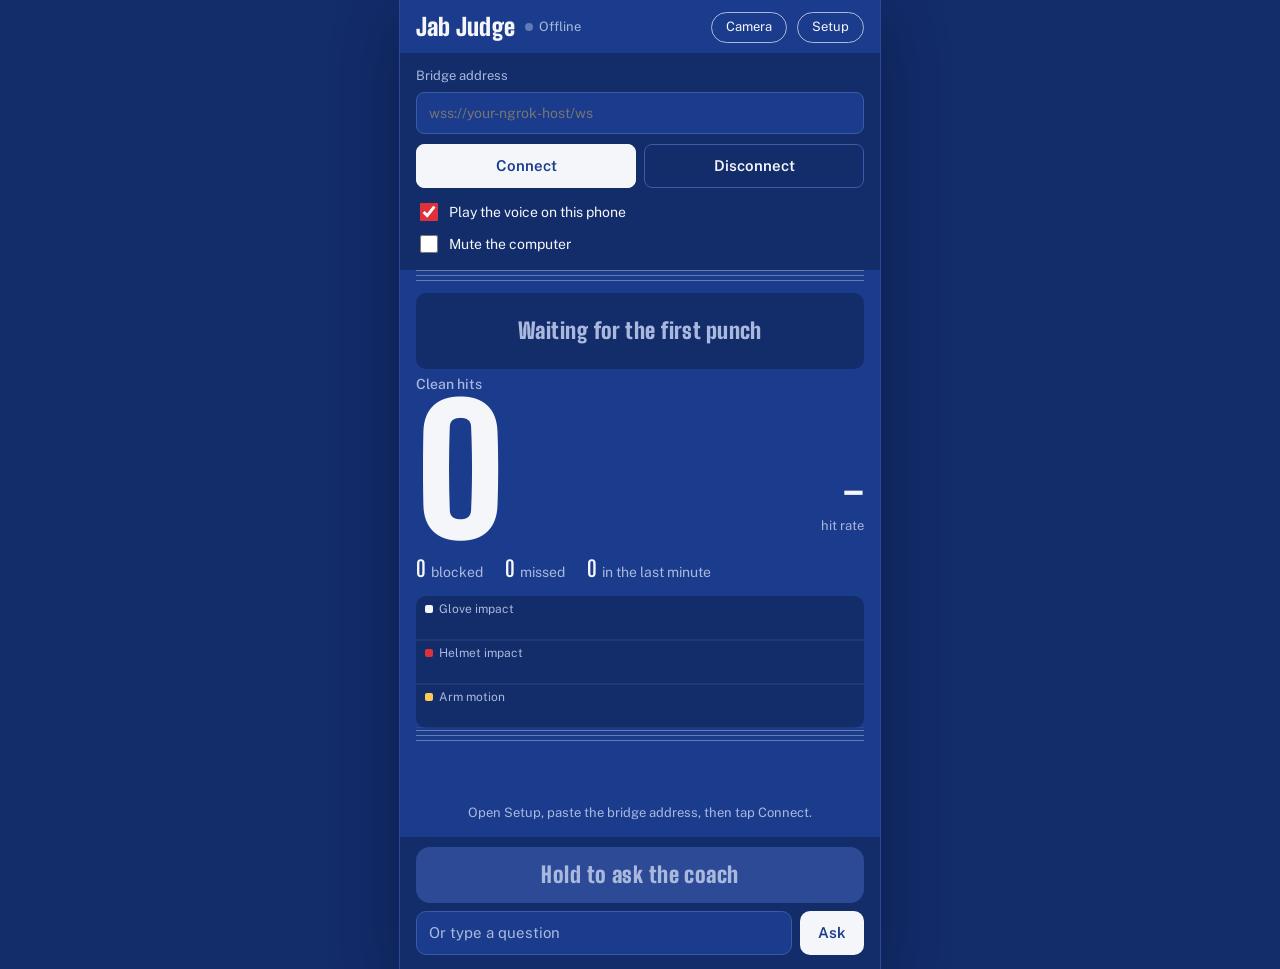
<file: phone/index.html>
<!DOCTYPE html>
<html lang="en">
<head>
<meta charset="utf-8">
<meta name="viewport" content="width=device-width,initial-scale=1,viewport-fit=cover">
<meta name="theme-color" content="#1B3C8C">
<meta name="mobile-web-app-capable" content="yes">
<meta name="apple-mobile-web-app-capable" content="yes">
<meta name="apple-mobile-web-app-status-bar-style" content="black-translucent">
<title>Jab Judge</title>
<link rel="preconnect" href="https://fonts.googleapis.com">
<link rel="preconnect" href="https://fonts.gstatic.com" crossorigin>
<link href="https://fonts.googleapis.com/css2?family=Big+Shoulders+Display:wght@700;900&family=Public+Sans:wght@400;500;600&display=swap" rel="stylesheet">
<style>
/* Ring canvas blue, white ropes, red corner. Hits are red because a hit is a point for the red corner. */
:root{
  --canvas:#1B3C8C;     /* ring canvas */
  --apron:#132C6A;      /* darker canvas under the ropes */
  --rope:#F4F6FA;       /* ropes, primary text */
  --chalk:#A9B8DD;      /* secondary text */
  --corner:#E0313B;     /* red corner: hits, talk button */
  --steel:#C7D0E4;      /* blocked */
  --motion:#FFC857;     /* arm motion (accelerometer) */
  --display:'Big Shoulders Display',Impact,'Arial Narrow',sans-serif;
  --body:'Public Sans',system-ui,-apple-system,'Segoe UI',sans-serif;
}
*{box-sizing:border-box;-webkit-tap-highlight-color:transparent}
html,body{margin:0}
body{background:var(--canvas);color:var(--rope);font:400 15px/1.45 var(--body);overflow-x:hidden}
/* the app fills the screen; if the screen is too short for everything, it grows and the page scrolls */
.app{
  min-height:100vh;min-height:100dvh;background:var(--canvas);
  display:flex;flex-direction:column;
  padding:env(safe-area-inset-top) env(safe-area-inset-right) env(safe-area-inset-bottom) env(safe-area-inset-left);
}
button,input{font:inherit;color:inherit}
:focus-visible{outline:2px solid var(--rope);outline-offset:2px}

/* ---------- header ---------- */
.top{display:flex;align-items:center;gap:10px;padding:12px 16px 10px;flex:0 0 auto}
.name{font:900 24px/1 var(--display);letter-spacing:.01em}
.live{display:flex;align-items:center;gap:6px;font-size:13px;color:var(--chalk)}
.live i{width:8px;height:8px;border-radius:50%;background:var(--chalk);opacity:.5}
.live.on{color:var(--rope)}
.live.on i{background:#4BD37B;opacity:1}
.camtoggle{margin-left:auto;background:none;border:1px solid var(--chalk);border-radius:999px;
  padding:5px 14px;font-size:13px;color:var(--rope)}
.camtoggle[aria-pressed="true"]{background:var(--rope);color:var(--canvas);border-color:var(--rope)}
.setup{background:none;border:1px solid var(--chalk);border-radius:999px;
  padding:5px 14px;font-size:13px;color:var(--rope)}

/* three ropes, the only divider on the page */
.ropes{flex:0 0 auto;height:11px;margin:0 16px;
  background:linear-gradient(var(--rope),var(--rope)) 0 0/100% 1px no-repeat,
             linear-gradient(var(--rope),var(--rope)) 0 5px/100% 1px no-repeat,
             linear-gradient(var(--rope),var(--rope)) 0 10px/100% 1px no-repeat;opacity:.35}

/* ---------- setup ---------- */
.panel{display:none;padding:14px 16px;background:var(--apron);flex:0 0 auto}
.panel.open{display:block}
.panel label.field{display:block;font-size:13px;color:var(--chalk);margin-bottom:6px}
.panel input[type=text]{width:100%;padding:10px 12px;border-radius:8px;border:1px solid #3B5AA8;
  background:var(--canvas);font-size:14px}
.buttons{display:flex;gap:8px;margin-top:10px}
.buttons button{flex:1;padding:10px;border-radius:8px;border:1px solid #3B5AA8;background:none;font-weight:600}
.buttons .go{background:var(--rope);color:var(--canvas);border-color:var(--rope)}
.checks{display:flex;flex-direction:column;gap:8px;margin-top:12px;font-size:14px}
.checks label{display:flex;align-items:center;gap:8px}
.checks input{width:18px;height:18px;accent-color:var(--corner)}

/* ---------- verdict: the one loud thing ---------- */
.verdict{flex:0 0 auto;margin:12px 16px 0;height:76px;border-radius:10px;
  display:flex;align-items:center;justify-content:center;
  background:var(--apron);color:var(--chalk);
  font:900 22px/1 var(--display);letter-spacing:.02em;overflow:hidden;
  transition:background .25s ease,color .25s ease}
.verdict.call{font-size:62px}
.verdict.hit{background:var(--corner);color:#fff}
.verdict.blocked{background:var(--steel);color:var(--canvas)}
.verdict.miss{background:transparent;color:var(--rope);box-shadow:inset 0 0 0 2px var(--rope)}
.verdict.slam span{display:inline-block;animation:slam .22s cubic-bezier(.2,1.6,.4,1)}
@keyframes slam{from{transform:scale(1.5);opacity:.2}to{transform:none;opacity:1}}

/* ---------- camera ---------- */
.cam{flex:0 0 auto;margin:12px 16px 0}
.cam[hidden]{display:none}
#camc{display:block;width:100%;border-radius:10px;background:#0E2050;aspect-ratio:16/9}
.camrow{display:flex;align-items:center;gap:8px;margin-top:8px;flex-wrap:wrap}
.camrow button{padding:9px 14px;border-radius:999px;border:1px solid var(--chalk);background:none;font-size:14px}
.camrow .rec{background:var(--corner);border-color:var(--corner);color:#fff;font-weight:600}
.camrow .rec.on{background:var(--rope);border-color:var(--rope);color:var(--corner)}
.camrow span{font-size:13px;color:var(--chalk)}

/* ---------- tally ---------- */
.tally{flex:0 0 auto;position:relative;display:grid;grid-template-columns:1fr auto;align-items:end;
  gap:4px 16px;padding:8px 16px 4px}
.hits{position:relative;font:900 clamp(104px,36vw,176px)/.8 var(--display);
  font-variant-numeric:tabular-nums;letter-spacing:-.01em}
.hits small{display:block;font:500 14px/1 var(--body);color:var(--chalk);margin-bottom:10px;letter-spacing:0}
.rate{position:relative;text-align:right;padding-bottom:6px}
.rate b{display:block;font:700 44px/1 var(--display);font-variant-numeric:tabular-nums}
.rate span{font-size:13px;color:var(--chalk)}
.minor{position:relative;grid-column:1/-1;display:flex;gap:22px;padding-top:12px;font-size:14px;color:var(--chalk)}
.minor b{font:700 22px/1 var(--display);color:var(--rope);margin-right:5px;font-variant-numeric:tabular-nums}

/* ---------- live signals: one lane per sensor ---------- */
.signals{flex:0 0 auto;position:relative;margin:10px 16px 2px;height:132px;border-radius:10px;background:var(--apron)}
#wave{position:absolute;inset:0;width:100%;height:100%}
.lanes{position:absolute;inset:0;display:grid;grid-template-rows:repeat(3,1fr);pointer-events:none}
.lanes span{padding:5px 9px;font-size:12px;color:var(--chalk)}
.lanes span i{display:inline-block;width:8px;height:8px;border-radius:2px;margin-right:6px;vertical-align:0}

/* ---------- conversation ---------- */
.log{flex:1 1 0;min-height:96px;overflow-y:auto;padding:12px 16px;display:flex;flex-direction:column;gap:10px;
  -webkit-overflow-scrolling:touch}
.msg.sys:first-child{margin-top:auto}
/* slim scrollbars that match the canvas instead of the grey system ones */
html,.log{scrollbar-width:thin;scrollbar-color:#3B5AA8 transparent}
html::-webkit-scrollbar,.log::-webkit-scrollbar{width:6px}
html::-webkit-scrollbar-thumb,.log::-webkit-scrollbar-thumb{background:#3B5AA8;border-radius:3px}
html::-webkit-scrollbar-track,.log::-webkit-scrollbar-track{background:transparent}
.msg{max-width:84%;padding:10px 13px;border-radius:14px;font-size:15px}
.msg.coach{align-self:flex-start;background:var(--rope);color:var(--canvas);border-bottom-left-radius:4px}
.msg.you{align-self:flex-end;background:var(--apron);border-bottom-right-radius:4px}
.msg.sys{align-self:center;max-width:none;padding:2px;font-size:13px;color:var(--chalk);text-align:center}

/* ---------- ask the coach ---------- */
.ask{flex:0 0 auto;padding:10px 16px 14px;background:var(--apron)}
.mic{width:100%;padding:17px;border:none;border-radius:14px;background:var(--corner);color:#fff;
  font:900 22px/1 var(--display);letter-spacing:.02em;touch-action:none;transition:transform .08s;
  -webkit-user-select:none;user-select:none;-webkit-touch-callout:none}
.mic.rec{background:var(--rope);color:var(--corner);transform:scale(.985)}
.mic:disabled{background:#2C4A96;color:var(--chalk)}
.type{display:flex;gap:8px;margin-top:8px}
.type input{flex:1;min-width:0;padding:10px 12px;border-radius:10px;border:1px solid #3B5AA8;background:var(--canvas);font-size:15px}
.type input::placeholder{color:var(--chalk)}
.type button{padding:0 18px;border-radius:10px;border:none;background:var(--rope);color:var(--canvas);font-weight:600}

/* wide screens (laptop, projector): keep the phone layout, centered, with the apron around it */
@media (min-width:560px){
  body{background:var(--apron)}
  .app{max-width:480px;margin:0 auto;box-shadow:0 0 0 1px #2C4A96,0 20px 60px rgba(5,15,40,.45)}
}

@media (prefers-reduced-motion:reduce){
  .verdict,.mic{transition:none}
  .verdict.slam span{animation:none}
}
</style>
</head>
<body>
<div class="app">

<header class="top">
  <div class="name">Jab Judge</div>
  <div class="live" id="live"><i></i><span id="stat">Offline</span></div>
  <button class="camtoggle" id="camBtn" aria-pressed="false">Camera</button>
  <button class="setup" id="gear" aria-expanded="false" aria-controls="panel">Setup</button>
</header>

<div class="panel" id="panel">
  <label class="field" for="url">Bridge address</label>
  <input type="text" id="url" placeholder="wss://your-ngrok-host/ws" autocomplete="off" autocapitalize="off" spellcheck="false">
  <div class="buttons">
    <button class="go" id="connect">Connect</button>
    <button id="disconnect">Disconnect</button>
  </div>
  <div class="checks">
    <label><input type="checkbox" id="phoneVoice" checked> Play the voice on this phone</label>
    <label><input type="checkbox" id="mutePC"> Mute the computer</label>
  </div>
</div>

<div class="ropes" aria-hidden="true"></div>

<div class="verdict" id="verdict" role="status" aria-live="assertive"><span>Waiting for the first punch</span></div>

<section class="cam" id="cam" hidden aria-label="Camera">
  <canvas id="camc"></canvas>
  <video id="camv" playsinline muted hidden></video>
  <div class="camrow">
    <button class="rec" id="recBtn">Start recording</button>
    <button id="flipBtn">Switch camera</button>
    <span>The saved video shows each call and the scorer clock.</span>
  </div>
</section>

<section class="tally" aria-label="Score">
  <div class="hits"><small>Clean hits</small><span id="hits">0</span></div>
  <div class="rate"><b id="rate">–</b><span>hit rate</span></div>
  <div class="minor">
    <div><b id="blocked">0</b>blocked</div>
    <div><b id="misses">0</b>missed</div>
    <div><b id="permin">0</b>in the last minute</div>
  </div>
</section>

<div class="signals" aria-label="Live sensor signals">
  <canvas id="wave" aria-hidden="true"></canvas>
  <div class="lanes" aria-hidden="true">
    <span><i style="background:var(--rope)"></i>Glove impact</span>
    <span><i style="background:var(--corner)"></i>Helmet impact</span>
    <span><i style="background:var(--motion)"></i>Arm motion</span>
  </div>
</div>

<div class="ropes" aria-hidden="true"></div>

<div class="log" id="log" aria-live="polite">
  <div class="msg sys">Open Setup, paste the bridge address, then tap Connect.</div>
</div>

<div class="ask">
  <button class="mic" id="mic" disabled>Hold to ask the coach</button>
  <div class="type">
    <input id="txt" placeholder="Or type a question" autocomplete="off" aria-label="Question for the coach">
    <button id="send">Ask</button>
  </div>
</div>

</div>

<script>
const $ = id => document.getElementById(id);
let ws=null, waveG=[], waveH=[], waveA=[], speaking=false, rec=null, recording=false;
const MIC_IDLE='Hold to ask the coach';

/* ---------- audio: Fish voice comes from the computer; Web Audio needs one tap to unlock ---------- */
let actx=null, clips={}, callSrc=null, coachSrc=null;
function unlockAudio(){
  try{
    if(!actx) actx=new (window.AudioContext||window.webkitAudioContext)();
    if(actx.state==='suspended') actx.resume();
  }catch(e){}
}
function b64ToBuf(b64){
  const bin=atob(b64), u=new Uint8Array(bin.length);
  for(let i=0;i<bin.length;i++) u[i]=bin.charCodeAt(i);
  return u.buffer;
}
function decode(b64){
  return new Promise((ok,bad)=>{
    if(!actx) return bad('no audio context');
    actx.decodeAudioData(b64ToBuf(b64), ok, bad);
  });
}
function playBuf(buf, which){
  if(!actx||!buf) return null;
  const s=actx.createBufferSource(); s.buffer=buf; s.connect(actx.destination);
  if(which==='call'){ try{ callSrc&&callSrc.stop(); }catch(e){} callSrc=s; }
  else{ try{ coachSrc&&coachSrc.stop(); }catch(e){} coachSrc=s; }
  s.start(); return s;
}
async function loadPack(m){
  clips={};
  for(const k of Object.keys(m.clips||{})){
    try{ clips[k]=await decode(m.clips[k]); }catch(e){}
  }
  say('sys', Object.keys(clips).length ? 'Voice ready.' : 'No voice clips from the computer, so the phone voice will read the calls.');
}

/* ---------- verdict strip ---------- */
const CALL_WORD={HIT:'Hit',BLOCKED:'Blocked',MISS:'Miss'};
let verdictTimer=null;
function onCall(kind){
  const v=$('verdict');
  v.className='verdict call '+kind.toLowerCase();
  v.innerHTML='<span>'+CALL_WORD[kind]+'</span>';
  void v.offsetWidth; v.classList.add('slam');
  clearTimeout(verdictTimer);
  verdictTimer=setTimeout(()=>{ v.className='verdict'; v.innerHTML='<span>Last call: '+CALL_WORD[kind]+'</span>'; },1600);
  if(kind==='HIT' && navigator.vibrate) navigator.vibrate(25);
  if(!$('phoneVoice').checked) return;
  if(clips[kind]) playBuf(clips[kind],'call');
  else speak(CALL_WORD[kind]);
}

/* ---------- persisted address ---------- */
// default bridge: this account's fixed ngrok domain. A saved address (from the last Connect) takes priority.
const DEFAULT_WS='';   // optional: put your own wss://<ngrok-host>/ws here
$('url').value=DEFAULT_WS;
try{ const s=localStorage.getItem('jabjudge_ws'); if(s) $('url').value=s; }catch(e){}

/* ---------- conversation ---------- */
function say(cls, text){
  const d=document.createElement('div');
  d.className='msg '+cls; d.textContent=text;
  $('log').appendChild(d); $('log').scrollTop=$('log').scrollHeight;
  while($('log').children.length>60) $('log').removeChild($('log').firstChild);
}
function speak(text){
  if(!$('phoneVoice').checked || !window.speechSynthesis) return;
  if(recording) stopRec(false);
  speaking=true;
  speechSynthesis.cancel();
  const u=new SpeechSynthesisUtterance(text);
  u.rate=0.95; u.lang='en-US';
  u.onend=u.onerror=()=>{ speaking=false; };
  speechSynthesis.speak(u);
}
async function playCoach(b64,text){
  if(!$('phoneVoice').checked) return;
  if(recording) stopRec(false);                       // mic off while the coach talks
  if(b64){
    try{
      const buf=await decode(b64);
      speaking=true;
      const s=playBuf(buf,'coach');
      if(s) s.onended=()=>{ speaking=false; };
      return;
    }catch(e){}
  }
  speak(text);
}

/* ---------- websocket ---------- */
function setLive(on,label){ $('live').classList.toggle('on',on); $('stat').textContent=label; }
function connect(){
  const url=$('url').value.trim();
  if(!url){ say('sys','Paste the bridge address first, it starts with wss://'); return; }
  try{ localStorage.setItem('jabjudge_ws',url); }catch(e){}
  unlockAudio();
  if(ws) ws.close();
  setLive(false,'Connecting');
  ws=new WebSocket(url);
  ws.onopen=()=>{
    setLive(true,'Live');
    $('mic').disabled=false; togglePanel(false);
    say('sys','Connected. Start sparring.');
    sendMute();
  };
  ws.onclose=()=>{ setLive(false,'Offline'); $('mic').disabled=true; say('sys','Disconnected. Check that the computer and ngrok are still running.'); };
  ws.onerror=()=>{ setLive(false,'Can’t reach the computer'); };
  ws.onmessage=e=>{
    const m=JSON.parse(e.data);
    if(m.type==='state') paint(m);
    else if(m.type==='voice_pack') loadPack(m);
    else if(m.type==='call'){ onCall(m.kind); logCall(m.kind,m.t); }
    else if(m.type==='ai_reply'){ say('coach',m.text); if(!m.audio_pending) playCoach(null,m.text); }
    else if(m.type==='ai_audio') playCoach(m.audio,m.text);
    else if(m.type==='coach_pc') say('sys','Asked at the computer: '+m.text);
  };
}
function sendMute(){
  if(ws && ws.readyState===1) ws.send(JSON.stringify({type:'mute_pc', value:$('mutePC').checked}));
}

/* ---------- tally ---------- */
let last={hits:0,blocked:0,misses:0,rate:'–'}, rxOffset=null;
function noteRx(t){                                   // scorer clock (s) vs phone clock; keep the lowest-latency sample
  if(t==null) return;
  const o=t*1000-performance.now();
  rxOffset = rxOffset==null ? o : Math.max(o, rxOffset-0.02);
}
function rxNow(){ return rxOffset==null ? null : (performance.now()+rxOffset)/1000; }
function paint(s){
  noteRx(s.t_rx);
  last={hits:s.hits??0,blocked:s.blocked??0,misses:s.misses??0,rate:(s.hit_rate&&s.hit_rate!=='n/a')?s.hit_rate:'–'};
  $('hits').textContent=s.hits??0;
  $('blocked').textContent=s.blocked??0;
  $('misses').textContent=s.misses??0;
  $('rate').textContent=s.hit_rate&&s.hit_rate!=='n/a'?s.hit_rate:'–';
  $('permin').textContent=s.per_min??0;
  waveG=s.glove||[]; waveH=s.helmet||[]; waveA=s.acc||[];
  draw();
}
const cv=$('wave'), ctx=cv.getContext('2d');
function fit(){
  const r=cv.getBoundingClientRect(), dpr=devicePixelRatio||1;
  cv.width=r.width*dpr; cv.height=r.height*dpr; ctx.setTransform(dpr,0,0,dpr,0,0);
}
addEventListener('resize',()=>{ fit(); draw(); });
// each sensor gets its own lane; piezo lanes span the 0–3.3 V input, the motion lane spans ±3.5 g
function lane(w,color,idx,lo,hi){
  const r=cv.getBoundingClientRect(), h=r.height/3, top=idx*h, pad=4;
  ctx.strokeStyle='rgba(169,184,221,.18)'; ctx.lineWidth=1;
  ctx.beginPath(); ctx.moveTo(0,top+h); ctx.lineTo(r.width,top+h); ctx.stroke();
  if(w.length<2) return;
  const x=i=>i/(w.length-1)*r.width;
  const y=v=>top+pad+(h-2*pad)*(1-(Math.min(Math.max(v,lo),hi)-lo)/(hi-lo));
  ctx.beginPath(); ctx.moveTo(x(0),y(w[0]));
  for(let i=1;i<w.length;i++) ctx.lineTo(x(i),y(w[i]));
  ctx.lineWidth=1.6; ctx.strokeStyle=color; ctx.stroke();
}
function draw(){
  const r=cv.getBoundingClientRect();
  ctx.clearRect(0,0,r.width,r.height);
  lane(waveG,'#F4F6FA',0,-0.1,3.4);
  lane(waveH,'#E0313B',1,-0.1,3.4);
  lane(waveA,'#FFC857',2,-3.5,3.5);
}

/* ---------- speech in ---------- */
const SR=window.SpeechRecognition||window.webkitSpeechRecognition;
if(SR){
  rec=new SR(); rec.lang='en-US'; rec.continuous=false; rec.interimResults=false;
  rec.onresult=e=>{ const t=e.results[0][0].transcript.trim(); if(t) ask(t); };
  rec.onerror=e=>{ if(e.error!=='aborted') say('sys','The microphone stopped ('+e.error+'). Try again or type the question.'); };
  rec.onend=()=>{ recording=false; $('mic').classList.remove('rec'); $('mic').textContent=MIC_IDLE; };
}else{
  $('mic').textContent='Voice input isn’t available here, type below';
}
function startRec(){
  unlockAudio();
  if(!rec||recording) return;
  if(speaking){ speechSynthesis.cancel(); try{ coachSrc&&coachSrc.stop(); }catch(e){} speaking=false; }
  try{ rec.start(); recording=true; $('mic').classList.add('rec'); $('mic').textContent='Listening, let go to send'; }catch(e){}
}
function stopRec(process){
  if(!rec||!recording) return;
  recording=false;
  if(process) rec.stop(); else rec.abort();
  $('mic').classList.remove('rec'); $('mic').textContent=MIC_IDLE;
}
function ask(text){
  say('you',text);
  if(ws && ws.readyState===1) ws.send(JSON.stringify({type:'speech',text}));
  else say('sys','Not connected yet. Open Setup and tap Connect.');
}

/* ---------- camera + recording (each call and the scorer clock are burned into the video) ---------- */
let camStream=null, camLoop=null, facing='environment', recorder=null, chunks=[], recStartRx=null,
    recStartPerf=0, recEvents=[], recName='', wakeLock=null, overlayCall={kind:null,until:0};
const cc=$('camc'), cx=cc.getContext('2d'), cv2=$('camv');
const CALL_COLOR={HIT:'#E0313B',BLOCKED:'#C7D0E4',MISS:'#1B3C8C'};
async function startCamera(){
  stopCamera();
  try{
    camStream=await navigator.mediaDevices.getUserMedia({audio:false,
      video:{facingMode:facing,width:{ideal:1280},height:{ideal:720},frameRate:{ideal:30}}});
  }catch(e){ say('sys','Camera blocked. Allow camera access for this site in the browser settings.'); setCam(false); return; }
  cv2.srcObject=camStream; await cv2.play().catch(()=>{});
  const fitCam=()=>{ cc.width=cv2.videoWidth||1280; cc.height=cv2.videoHeight||720; cc.style.aspectRatio=cc.width+'/'+cc.height; };
  if(cv2.readyState>=1) fitCam(); else cv2.onloadedmetadata=fitCam;
  const tick=()=>{ drawFrame(); camLoop=requestAnimationFrame(tick); };
  tick();
}
function stopCamera(){
  if(camLoop) cancelAnimationFrame(camLoop); camLoop=null;
  if(camStream) camStream.getTracks().forEach(t=>t.stop()); camStream=null;
}
function drawFrame(){
  const W=cc.width, H=cc.height; if(!W) return;
  if(cv2.readyState>=2) cx.drawImage(cv2,0,0,W,H);
  const u=Math.min(W,H)/720;                         // scale the overlay with the video
  cx.fillStyle='rgba(19,44,106,.78)'; cx.fillRect(16*u,16*u,470*u,92*u);
  cx.fillStyle='#F4F6FA'; cx.font=`900 ${34*u}px 'Big Shoulders Display',Impact,sans-serif`;
  cx.fillText('Jab Judge',30*u,54*u);
  cx.font=`600 ${24*u}px 'Public Sans',system-ui,sans-serif`;
  cx.fillText(`Hits ${last.hits}   Blocked ${last.blocked}   Missed ${last.misses}   ${last.rate}`,30*u,92*u);
  const rx=rxNow(), tl=rx==null?'Scorer clock: not connected':`Scorer clock ${rx.toFixed(2)} s`;
  cx.font=`500 ${22*u}px 'Public Sans',system-ui,sans-serif`;
  const tw=cx.measureText(tl).width+28*u;
  cx.fillStyle='rgba(19,44,106,.78)'; cx.fillRect(W-tw-16*u,16*u,tw,recorder?84*u:44*u);
  cx.fillStyle='#F4F6FA'; cx.fillText(tl,W-tw-2*u,46*u);
  if(recorder){
    const sec=(performance.now()-recStartPerf)/1000;
    cx.fillStyle='#E0313B'; cx.beginPath(); cx.arc(W-tw+8*u,79*u,8*u,0,7); cx.fill();
    cx.fillStyle='#F4F6FA'; cx.fillText(`Recording ${fmt(sec)}`,W-tw+24*u,87*u);
  }
  if(overlayCall.kind && performance.now()<overlayCall.until){
    const k=overlayCall.kind, word=CALL_WORD[k];
    cx.font=`900 ${120*u}px 'Big Shoulders Display',Impact,sans-serif`;
    const ww=cx.measureText(word).width+80*u, x=(W-ww)/2, y=H-190*u;
    cx.fillStyle=CALL_COLOR[k]; cx.fillRect(x,y,ww,150*u);
    if(k==='MISS'){ cx.strokeStyle='#F4F6FA'; cx.lineWidth=6*u; cx.strokeRect(x,y,ww,150*u); }
    cx.fillStyle=k==='BLOCKED'?'#1B3C8C':'#FFFFFF'; cx.fillText(word,x+40*u,y+125*u);
  }
}
function fmt(sec){ const m=Math.floor(sec/60), s2=Math.floor(sec%60); return `${m}:${String(s2).padStart(2,'0')}`; }
function logCall(kind,t){
  overlayCall={kind,until:performance.now()+1200};
  if(recorder){
    const rx=(t??rxNow());
    recEvents.push({kind, scorer_t:rx,
      video_t: rx!=null&&recStartRx!=null ? +(rx-recStartRx).toFixed(3) : +((performance.now()-recStartPerf)/1000).toFixed(3)});
  }
}
function pickType(){
  for(const t of ['video/mp4;codecs=avc1','video/mp4','video/webm;codecs=vp9','video/webm;codecs=vp8','video/webm'])
    if(window.MediaRecorder && MediaRecorder.isTypeSupported(t)) return t;
  return '';
}
function stamp(){ const d=new Date(), p=n=>String(n).padStart(2,'0');
  return `${d.getFullYear()}${p(d.getMonth()+1)}${p(d.getDate())}_${p(d.getHours())}${p(d.getMinutes())}${p(d.getSeconds())}`; }
function download(blob,name){ const a=document.createElement('a'); a.href=URL.createObjectURL(blob); a.download=name;
  document.body.appendChild(a); a.click(); setTimeout(()=>{URL.revokeObjectURL(a.href); a.remove();},4000); }
async function startRecording(){
  if(!camStream) return;
  if(!window.MediaRecorder||!cc.captureStream){ say('sys','This browser can’t record video. Use Chrome on Android.'); return; }
  const type=pickType();
  chunks=[]; recEvents=[];
  recorder=new MediaRecorder(cc.captureStream(30), type?{mimeType:type,videoBitsPerSecond:4e6}:undefined);
  recorder.ondataavailable=e=>{ if(e.data.size) chunks.push(e.data); };
  recorder.onstop=saveRecording;
  recName=`jabjudge_${stamp()}`;
  recStartPerf=performance.now(); recStartRx=rxNow();
  recorder.start(1000);
  $('recBtn').textContent='Stop and save'; $('recBtn').classList.add('on');
  if(ws&&ws.readyState===1) ws.send(JSON.stringify({type:'video',state:'start',rx_t:recStartRx,file:recName}));
  try{ wakeLock=await navigator.wakeLock?.request('screen'); }catch(_){}
}
function stopRecording(){
  if(!recorder) return;
  const r=recorder; recorder=null; r.stop();
  $('recBtn').textContent='Start recording'; $('recBtn').classList.remove('on');
  if(ws&&ws.readyState===1) ws.send(JSON.stringify({type:'video',state:'stop',rx_t:rxNow(),file:recName}));
  try{ wakeLock&&wakeLock.release(); }catch(_){} wakeLock=null;
}
function saveRecording(){
  const type=chunks[0]?.type||'video/webm', ext=type.includes('mp4')?'mp4':'webm';
  download(new Blob(chunks,{type}), `${recName}.${ext}`);
  const meta={video:`${recName}.${ext}`, scorer_clock_at_video_start:recStartRx,
    note:'video_t = seconds from the start of the video; scorer_t matches t_s in the computer CSV',
    events:recEvents};
  setTimeout(()=>download(new Blob([JSON.stringify(meta,null,2)],{type:'application/json'}), `${recName}_events.json`),800);
  say('sys',`Saved ${recName}.${ext} and its list of ${recEvents.length} calls.`);
}
function setCam(on){
  $('cam').hidden=!on; $('camBtn').setAttribute('aria-pressed',on);
  if(on) startCamera(); else { stopRecording(); stopCamera(); }
}
$('camBtn').onclick=()=>setCam($('cam').hidden);
$('recBtn').onclick=()=>{ if(recorder) stopRecording(); else startRecording(); };
$('flipBtn').onclick=()=>{ if(recorder){ say('sys','Stop recording before switching cameras.'); return; }
  facing=facing==='environment'?'user':'environment'; startCamera(); };

/* ---------- wiring ---------- */
function togglePanel(open){
  const p=$('panel'), o=open??!p.classList.contains('open');
  p.classList.toggle('open',o); $('gear').setAttribute('aria-expanded',o);
}
$('mic').addEventListener('pointerdown',e=>{e.preventDefault();try{$('mic').setPointerCapture(e.pointerId);}catch(_){}startRec();});
$('mic').addEventListener('contextmenu',e=>e.preventDefault());       // stop Android's long-press text selection
$('mic').addEventListener('pointerup',e=>{e.preventDefault();stopRec(true);});
$('mic').addEventListener('pointercancel',()=>stopRec(false));
$('mic').addEventListener('pointerleave',()=>{ if(recording) stopRec(true); });
$('send').onclick=()=>{ const v=$('txt').value.trim(); if(v){ unlockAudio(); ask(v); $('txt').value=''; } };
$('txt').addEventListener('keydown',e=>{ if(e.key==='Enter') $('send').click(); });
$('gear').onclick=()=>togglePanel();
$('connect').onclick=connect;
$('disconnect').onclick=()=>{ if(ws) ws.close(); };
$('mutePC').onchange=sendMute;

fit(); draw();
if(!$('url').value) togglePanel(true);
</script>
</body>
</html>
</file>
